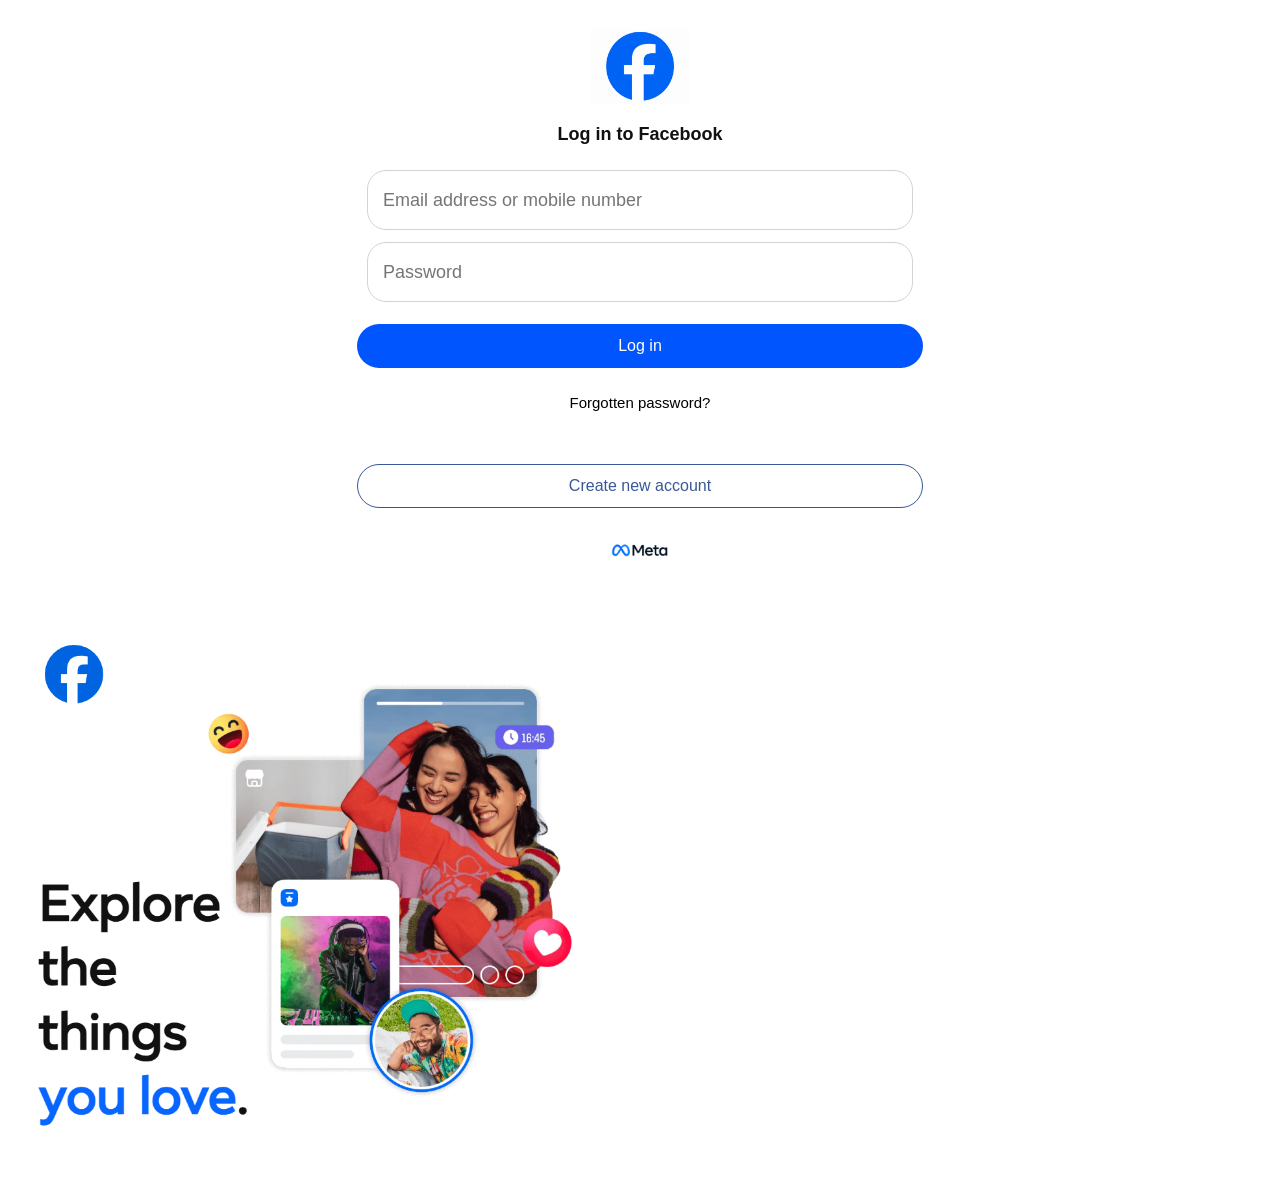
<file: index.html>
<!DOCTYPE html>
<html lang="en">
<head>

    <meta charset="UTF-8">
    <meta name="viewport" content="width=device-width, initial-scale=1.0">
    <link rel="stylesheet" href="styles.css">
    <title>Facebook</title>
    
</head>

<body>

    <img class="fb-logo" src="fb-logo.png">

<div class="container">

    <p id="log-msg">Log in to Facebook</p>
    <input class="email-box" type="text" placeholder="Email address or mobile number">
    <input class="pass-box" type="password" placeholder="Password">
    <button type="submit" class="login-btn">Log in</button>
    <button class="forgt-pass"><a class="forgt-link" href="https://www.facebook.com/login/identify/?ci=[base64]" target="">Forgotten password?</a></button>
    <button class="create-btn"><a class="create-link" href="https://www.facebook.com/reg/?entry_point=login" target="">Create new account</a></button>
    <img class="meta-text" src="meta-text.png">

</div>

<img class="fb-interface" src="fb-interface.png">

</body>
</html>
</file>
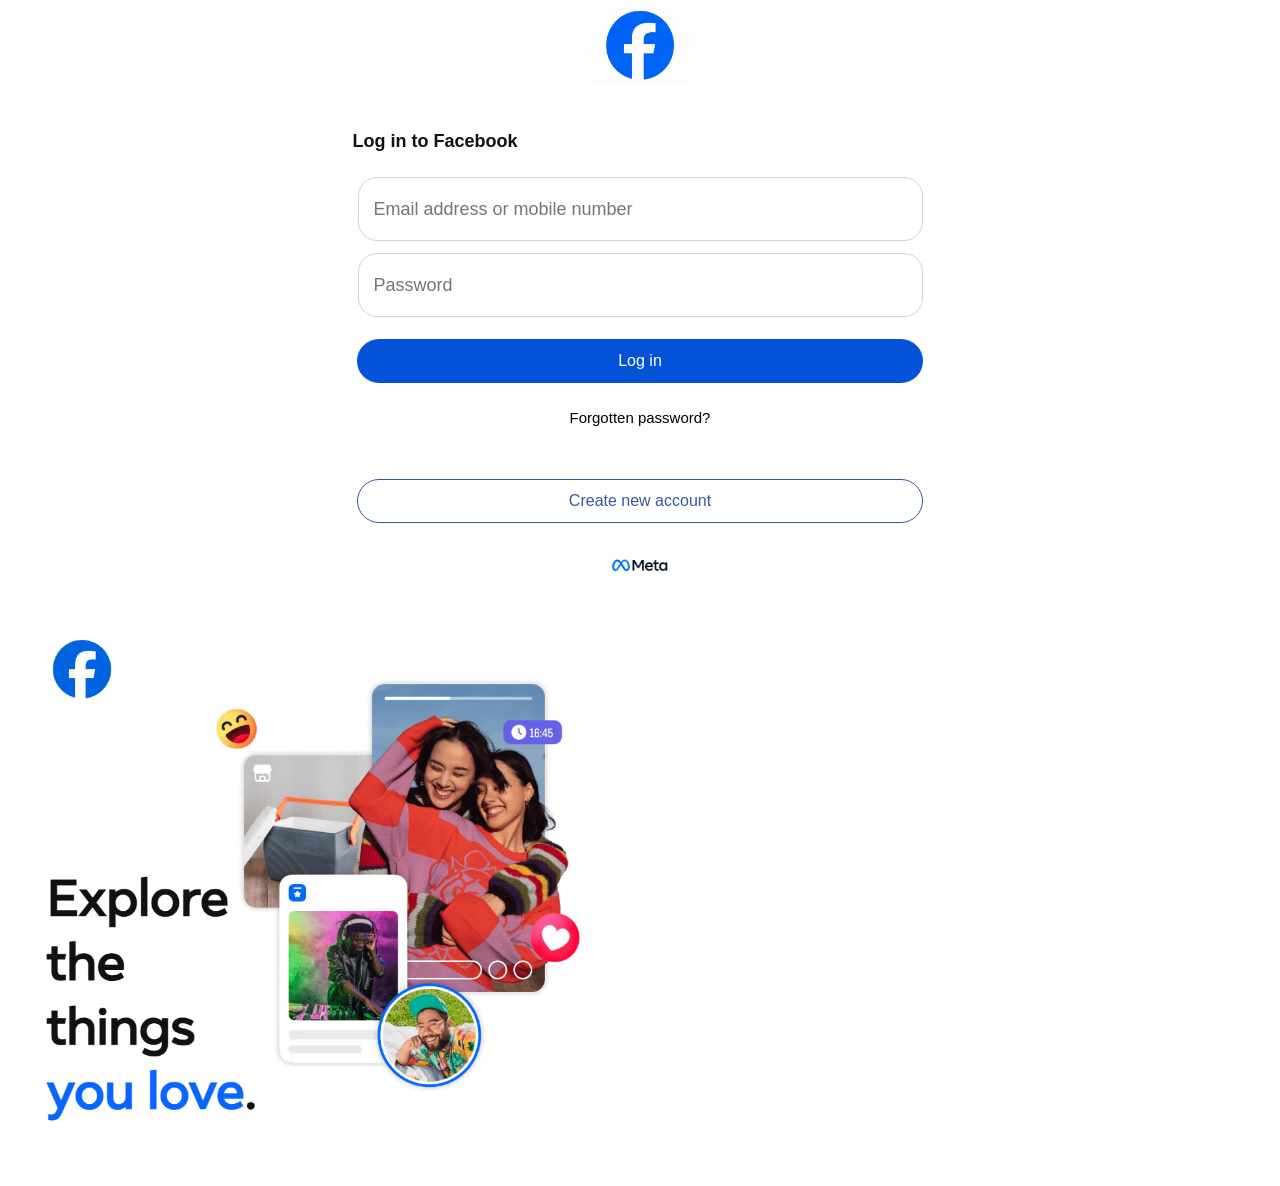
<file: fb-clone.html>
<!DOCTYPE html>
<html lang="en">
<head>

    <meta charset="UTF-8">
    <meta name="viewport" content="width=device-width, initial-scale=1.0">
    <link rel="stylesheet" href="fb-clone.css">
    <title>Facebook</title>
    
</head>

<body>

    <img class="fb-logo" src="fb-logo.png">

<div class="container">

    <p id="log-msg">Log in to Facebook</p>
    <input class="email-box" type="text" placeholder="Email address or mobile number">
    <input class="pass-box" type="password" placeholder="Password">
    <button type="submit" class="login-btn">Log in</button>
    <button class="forgt-pass"><a class="forgt-link" href="https://www.facebook.com/login/identify/?ci=[base64]" target="">Forgotten password?</a></button>
    <button class="create-btn"><a class="create-link" href="https://www.facebook.com/reg/?entry_point=login" target="">Create new account</a></button>
    <img class="meta-text" src="meta-text.png">

</div>

<img class="fb-interface" src="fb-interface.png">

</body>
</html>
</file>
<file: styles.css>
body {
    margin: 0;
    padding: 0;
}
#log-msg {
    font-family: "Segoe UI Historic", "Segoe UI", Helvetica, Arial, sans-serif;
    font-size: 18px;
    font-weight: 600;
    color: rgb(17, 17, 18);
    margin-bottom: 25px;
    text-align: center; /* Changed from padding-right to center nicely on mobile */
    padding: 0 20px;
    margin-top: 0;
}
.email-box {
    width: 100%;
    max-width: 546px;
    height: 60px;
    border-radius: 19px;
    font-family: "Segoe UI Historic", "Segoe UI", Helvetica, Arial, sans-serif;
    font-size: 18px;
    padding-left: 15px;
    border: 1px solid lightgray;
    outline: none;
    margin-bottom: 12px;
    cursor: text;
    box-sizing: border-box; /* Crucial so padding doesn't break width */
}
.email-box:hover {
    border-color: black;
}
.pass-box {
    display: block;
    margin-top: 0px;
    width: 100%;
    max-width: 546px;
    height: 60px;
    border-radius: 19px;
    font-family: "Segoe UI Historic", "Segoe UI", Helvetica, Arial, sans-serif;
    font-size: 18px;
    padding-left: 15px;
    border: 1px solid lightgrey;
    outline: none;
    cursor: text;
    margin-bottom: 22px;
    box-sizing: border-box;
}
.pass-box:hover {
    border-color: black;
}
.login-btn {
    display: block;
    margin-top: 0;
    width: 100%;
    max-width: 566px;
    height: 44px;
    border-radius: 22px;
    font-family: "Segoe UI Historic", "Segoe UI", Helvetica, Arial, sans-serif;
    background-color: rgb(0, 85, 255);
    color: #ffff;
    font-size: 16px;
    border: none;
    margin-bottom: 12px;
    cursor: pointer;
    box-sizing: border-box;
}
.login-btn:hover{
    background-color: rgb(4, 82, 216);
}
.forgt-pass {
    display: block;
    font-family: "Segoe UI Historic", "Segoe UI", Helvetica, Arial, sans-serif;
    background-color: #ffff;
    width: 100%;
    max-width: 566px;
    height: 44px;
    border-radius: 22px;
    font-size: 15px;
    border: none;
    margin-bottom: 40px;
    box-sizing: border-box;
}
.forgt-pass:hover {
    background-color: lightgrey;
}
.forgt-link {
    color: black;
    text-decoration: none;
}
.create-btn {
    display: block;
    font-family: "Segoe UI Historic", "Segoe UI", Helvetica, Arial, sans-serif;
    background-color: #ffff;
    width: 100%;
    max-width: 566px;
    height: 44px;
    border-radius: 22px;
    font-size: 15px;
    border: 1px solid rgb(56, 88, 152);
    outline-color: rgb(56, 88, 152);
    margin-bottom: 12px;
    box-sizing: border-box;
}
.create-link {
    text-decoration: none;
    color: rgb(56, 88, 152);
    font-size: 16px;
}
.container {
    display: flex;
    flex-direction: column;
    align-items: center;
    padding: 20px; /* Adds breathing room on mobile edges */
    box-sizing: border-box;
}
.fb-logo {
    display: block;
    width: 100px;
    margin: 0 auto;
    margin-bottom: 0px;
    margin-top: 29px;
}
.meta-text {
    width: 60px;
}
.fb-interface {
    width: 100%;
    max-width: 600px;
    box-sizing: border-box;
}
</file>
<file: fb-clone.css>
body{

    }
    #log-msg{
        font-family: "Segoe UI Historic", "Segoe UI", Helvetica, Arial, sans-serif;
        font-size: 18px;
        font-weight: 600;
        color: rgb(17, 17, 18);
        margin-bottom: 25px;
        padding-right: 410px;
        
    }
    .email-box{
        width: 546px;
        height: 60px;
        border-radius: 19px;
        font-family: "Segoe UI Historic", "Segoe UI", Helvetica, Arial, sans-serif;
        font-size: 18px;
        padding-left: 15px;
        border:1px solid lightgray;
        outline: none;
        margin-bottom: 12px;
        cursor: text;

    }
    .email-box:hover{
        border-color: black;
    }
    .pass-box{
        display: block;
        margin-top: 0px;
        width: 546px;
        height: 60px;
        border-radius: 19px;
        font-family: "Segoe UI Historic", "Segoe UI", Helvetica, Arial, sans-serif;
        font-size: 18px;
        padding-left: 15px;
        border:1px solid lightgrey;
        outline: none;
        cursor: text;
        margin-bottom: 22px;
    }
    .pass-box:hover{
        border-color: black;
    }
    .login-btn{
        display: block;
        margin-top: 0;
        width: 566px;
        height: 44px;
        border-radius: 22px;
        font-family:"Segoe UI Historic", "Segoe UI", Helvetica, Arial, sans-serif;
        background-color: rgb(4, 82, 216);
        color: #ffff;
        font-size: 16px;
        border: none;
        margin-bottom: 12px;
        cursor: pointer;
        
    }
    .forgt-pass{
        display: block;
        font-family:"Segoe UI Historic", "Segoe UI", Helvetica, Arial, sans-serif;
        background-color: #ffff;
        width: 566px;
        height: 44px;
        border-radius: 22px;
        border: non;
        font-size: 15px;
        border: none;
        margin-bottom: 40px;
    }
    .forgt-pass:hover{
        background-color: lightgrey;
    }
    .forgt-link{
        color: black;
        text-decoration: none;
    }
    .create-btn{
        display: block;
        font-family:"Segoe UI Historic", "Segoe UI", Helvetica, Arial, sans-serif;
        background-color: #ffff;
        width: 566px;
        height: 44px;
        border-radius: 22px;
        font-size: 15px;
        border: 1px solid rgb(56, 88, 152);
        outline-color: rgb(56, 88, 152);
        margin-bottom: 12px;
    }
    .create-link{
        text-decoration: none;
        color: rgb(56, 88, 152);
        font-size: 16px;
        text-decoration-color: rgb(56, 88, 152);
        text-decoration-style: solid;
    }
    .container{
        display: flex;
        flex-direction: column;
        align-items: center;
    }
    .fb-logo{
        display: block;
        width: 100px;
        margin: 0 auto;
        margin-bottom: 30px;
    }
    .meta-text{
        width: 60px;
    }
    .fb-interface{
        width: 600px;
    }
</file>
